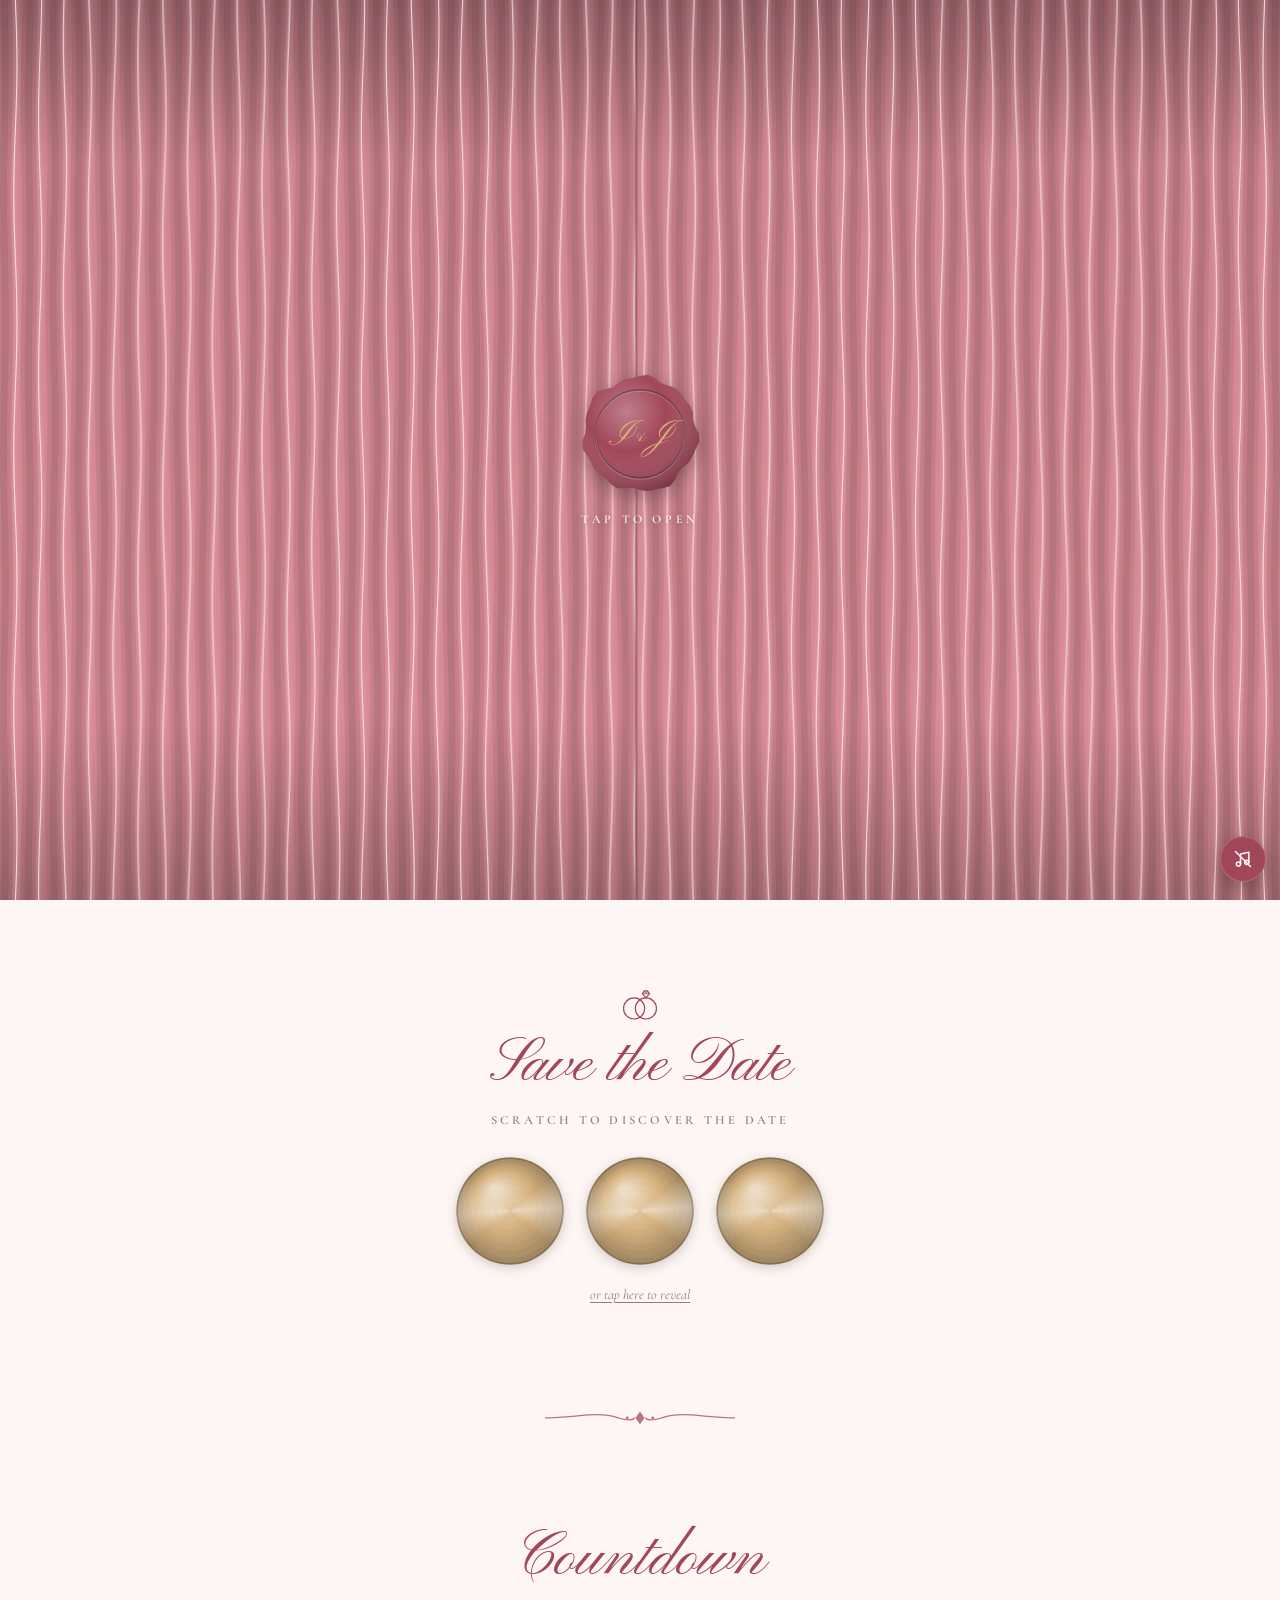
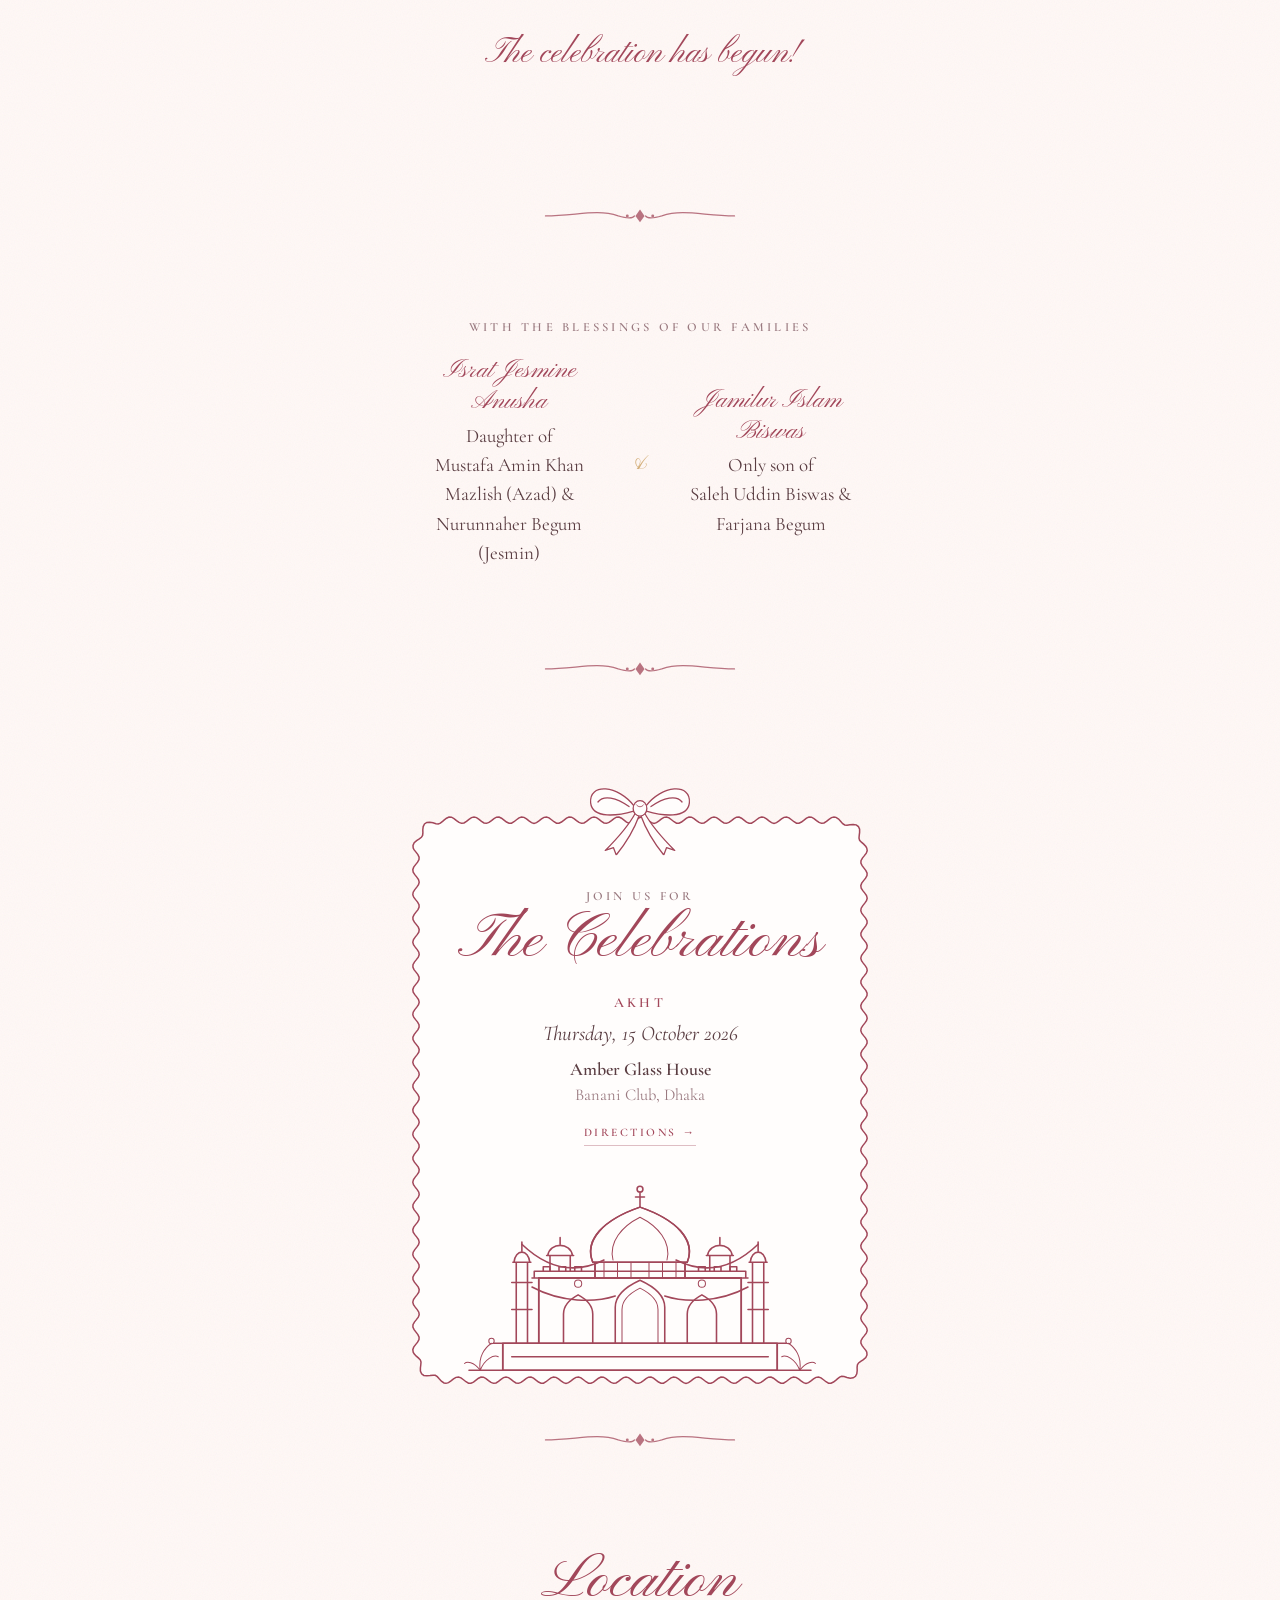
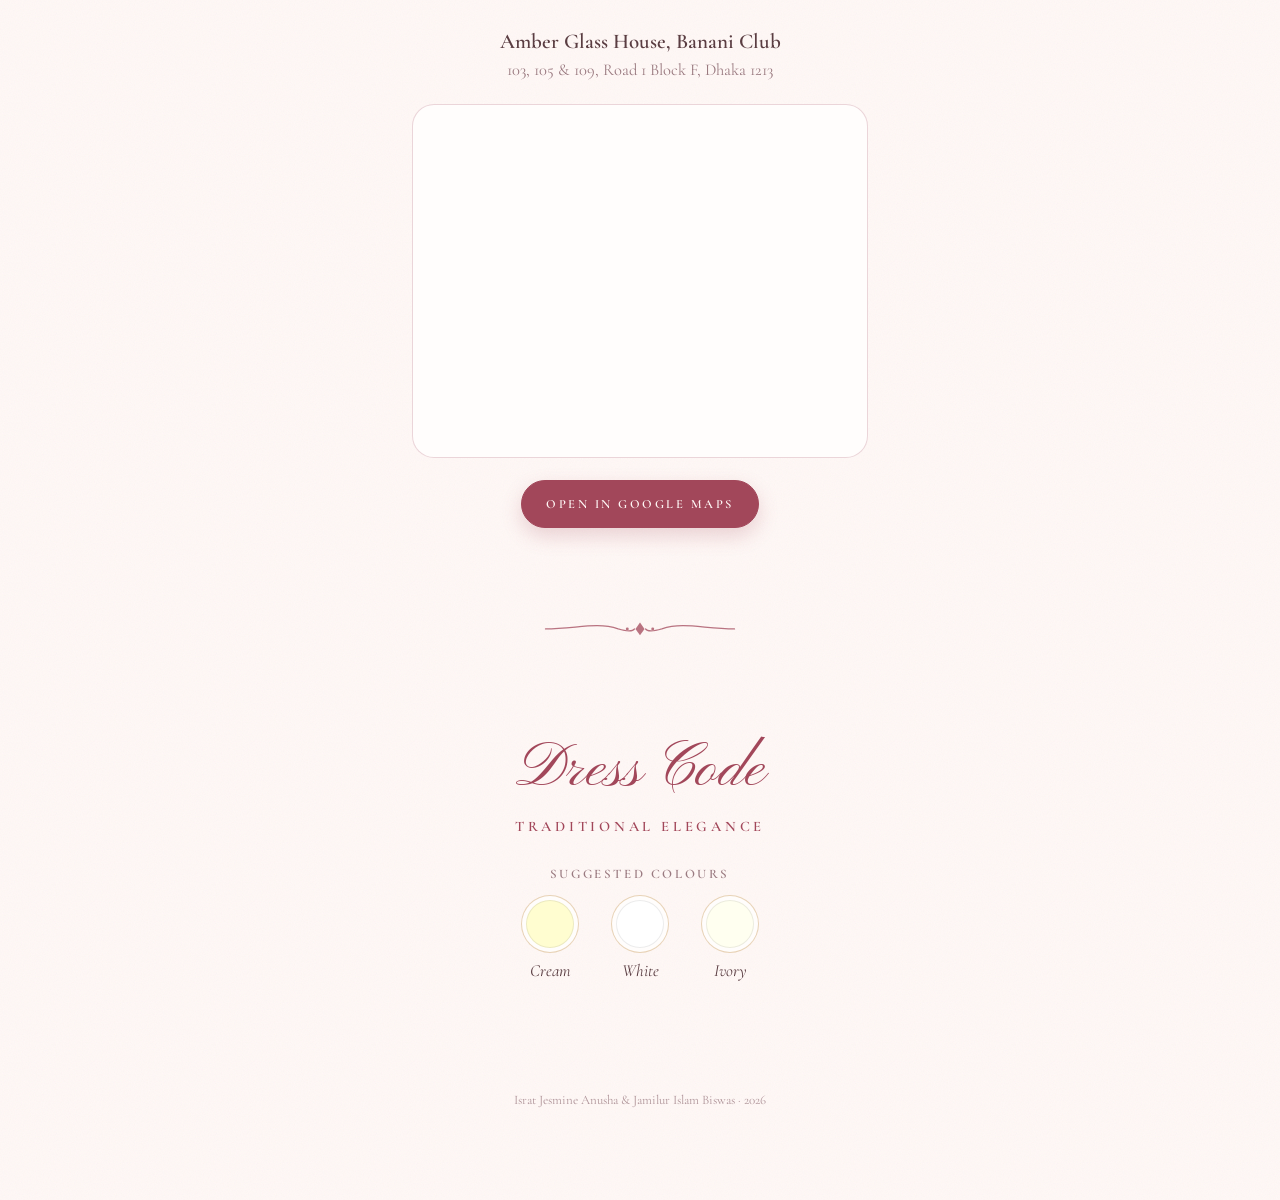
<file: index.html>
<!DOCTYPE html>
<html lang="en">
<head>
  <meta charset="utf-8">
  <meta name="viewport" content="width=device-width, initial-scale=1, viewport-fit=cover">
  <meta name="robots" content="noindex, nofollow">
  <meta name="theme-color" content="#b3141f">
  <!-- SHARE:START -->
  <title>Israt Jesmine Anusha &amp; Jamilur Islam Biswas are getting married</title>
  <meta name="description" content="You are warmly invited. Tap to open your invitation.">
  <meta property="og:type" content="website">
  <meta property="og:url" content="https://shihab-abesh.github.io/Wedding-Invitation/">
  <meta property="og:title" content="Israt Jesmine Anusha &amp; Jamilur Islam Biswas are getting married">
  <meta property="og:description" content="You are warmly invited. Tap to open your invitation.">
  <meta property="og:image" content="https://shihab-abesh.github.io/Wedding-Invitation/assets/img/og.jpg?v=mv3mzhvn">
  <meta property="og:image:width" content="1200">
  <meta property="og:image:height" content="630">
  <meta name="twitter:card" content="summary_large_image">
  <!-- SHARE:END -->
  <link rel="icon" href="assets/img/icon.svg" type="image/svg+xml">
  <link rel="preload" href="assets/fonts/pinyon-script.woff2" as="font" type="font/woff2" crossorigin>
  <link rel="preload" href="assets/fonts/cormorant-500.woff2" as="font" type="font/woff2" crossorigin>
  <link rel="stylesheet" href="assets/css/style.css">
</head>
<body class="locked">
  <!-- Opening: hero with the theatre curtains -->
  <header class="hero" id="hero">
    <div class="hero-inner" id="heroInner"></div>
    <canvas class="curtains" id="curtains" aria-hidden="true"></canvas>
    <button class="seal-wrap" id="openBtn" type="button" aria-label="Open the invitation">
      <span class="guest-note" id="guestNote"></span>
      <span class="seal" id="seal"></span>
      <span class="tap-hint" id="tapHint"></span>
    </button>
  </header>

  <main id="app" aria-live="polite"></main>

  <button class="fab fab-music" id="musicBtn" type="button" aria-label="Play or pause music" hidden></button>
  <audio id="bgm" loop preload="none"></audio>
  <canvas id="confetti" aria-hidden="true"></canvas>
  <noscript><p style="padding:2rem;text-align:center">Please turn on JavaScript to view this invitation.</p></noscript>

  <script src="assets/js/shared.js"></script>
  <script src="assets/js/app.js"></script>
</body>
</html>
</file>
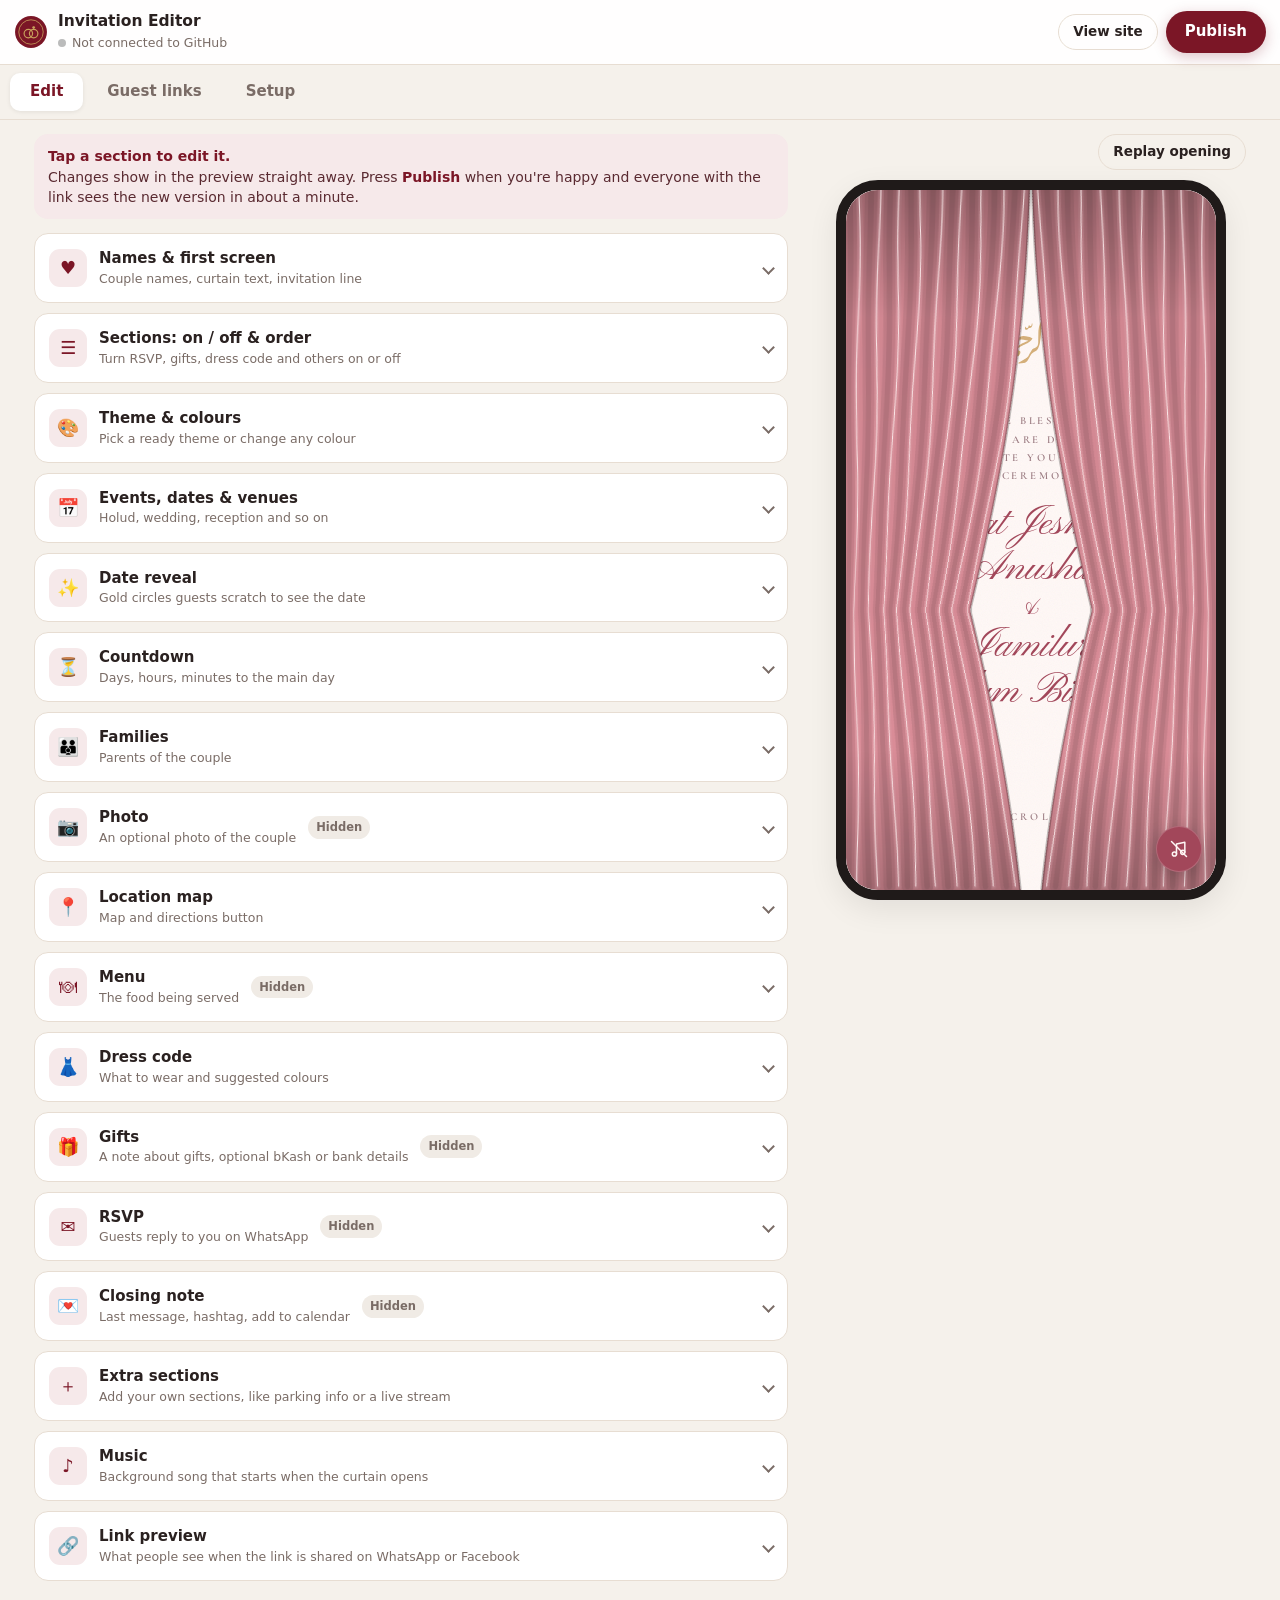
<file: admin.html>
<!DOCTYPE html>
<html lang="en">
<head>
  <meta charset="utf-8">
  <meta name="viewport" content="width=device-width, initial-scale=1, viewport-fit=cover">
  <meta name="robots" content="noindex, nofollow">
  <meta name="theme-color" content="#7b1626">
  <title>Invitation Editor</title>
  <link rel="icon" href="assets/img/icon.svg" type="image/svg+xml">
  <link rel="stylesheet" href="assets/css/admin.css">
</head>
<body>
  <header class="top">
    <div class="brand">
      <img src="assets/img/icon.svg" alt="" width="34" height="34">
      <div>
        <b>Invitation Editor</b>
        <span class="status" id="status"><i></i><span>Loading…</span></span>
      </div>
    </div>
    <div class="top-actions">
      <a class="btn ghost sm hide-xs" id="liveLink" target="_blank" rel="noopener">View site</a>
      <button class="btn primary" id="publishBtn" type="button">Publish</button>
    </div>
  </header>

  <nav class="tabs" id="tabs" role="tablist">
    <button type="button" data-tab="edit" class="on" role="tab">Edit</button>
    <button type="button" data-tab="preview" class="tab-preview" role="tab">Preview</button>
    <button type="button" data-tab="guests" role="tab">Guest links</button>
    <button type="button" data-tab="setup" role="tab">Setup</button>
  </nav>

  <div class="banner" id="banner" hidden></div>

  <main class="layout" id="layout" data-tab="edit">
    <div class="col-left">
      <section class="pane" id="pane-edit">
        <div class="intro-card">
          <b>Tap a section to edit it.</b>
          <span>Changes show in the preview straight away. Press <b>Publish</b> when you're happy and everyone with the link sees the new version in about a minute.</span>
        </div>
        <div id="form"></div>
      </section>
      <section class="pane" id="pane-guests"></section>
      <section class="pane" id="pane-setup"></section>
    </div>
    <section class="pane pane-preview" id="pane-preview">
      <div class="pv-bar">
        <button type="button" class="btn ghost sm" id="replayBtn">Replay opening</button>
      </div>
      <div class="phone-wrap" id="phoneWrap">
        <div class="phone" id="phone"><iframe id="pv" src="index.html?preview=1" title="Live preview"></iframe></div>
      </div>
    </section>
  </main>

  <div class="toast" id="toast" role="status" aria-live="polite"></div>
  <div class="modal" id="modal" hidden><div class="modal-card" id="modalCard"></div></div>

  <script src="assets/js/shared.js"></script>
  <script src="assets/js/admin.js"></script>
</body>
</html>
</file>
<file: assets/css/style.css>
/* ============ Fonts (self-hosted, SIL Open Font License) ============ */
@font-face { font-family: 'Pinyon Script'; src: url('../fonts/pinyon-script.woff2') format('woff2'); font-weight: 400; font-display: swap; }
@font-face { font-family: 'Cormorant Garamond'; src: url('../fonts/cormorant-400.woff2') format('woff2'); font-weight: 400; font-display: swap; }
@font-face { font-family: 'Cormorant Garamond'; src: url('../fonts/cormorant-400-italic.woff2') format('woff2'); font-weight: 400; font-style: italic; font-display: swap; }
@font-face { font-family: 'Cormorant Garamond'; src: url('../fonts/cormorant-500.woff2') format('woff2'); font-weight: 500; font-display: swap; }
@font-face { font-family: 'Cormorant Garamond'; src: url('../fonts/cormorant-600.woff2') format('woff2'); font-weight: 600 700; font-display: swap; }
@font-face { font-family: 'Galada'; src: url('../fonts/galada-bengali.woff2') format('woff2'); font-weight: 400; font-display: swap; unicode-range: U+0951-0952, U+0964-0965, U+0980-09FE, U+1CD0, U+1CD2, U+1CD5-1CD6, U+1CD8, U+1CE1, U+1CEA, U+1CED, U+1CF2, U+1CF5-1CF7, U+200C-200D, U+20B9, U+25CC, U+A8F1; }
@font-face { font-family: 'Noto Serif Bengali'; src: url('../fonts/noto-serif-bengali-400.woff2') format('woff2'); font-weight: 400; font-display: swap; unicode-range: U+0951-0952, U+0964-0965, U+0980-09FE, U+1CD0, U+1CD2, U+1CD5-1CD6, U+1CD8, U+1CE1, U+1CEA, U+1CED, U+1CF2, U+1CF5-1CF7, U+200C-200D, U+20B9, U+25CC, U+A8F1; }
@font-face { font-family: 'Noto Serif Bengali'; src: url('../fonts/noto-serif-bengali-600.woff2') format('woff2'); font-weight: 500 700; font-display: swap; unicode-range: U+0951-0952, U+0964-0965, U+0980-09FE, U+1CD0, U+1CD2, U+1CD5-1CD6, U+1CD8, U+1CE1, U+1CEA, U+1CED, U+1CF2, U+1CF5-1CF7, U+200C-200D, U+20B9, U+25CC, U+A8F1; }

/* ============ Theme (overwritten from content.json) ============ */
:root {
  --curtain: #b3141f;
  --curtain-lines: #fdeee8;
  --accent: #7b1626;
  --gold: #c8a25c;
  --bg: #fbf7f1;
  --card: #fffdf9;
  --text: #4f3b37;
  --muted: #8a7470;
  --btn-text: #fff8f0;
  --accent-rgb: 123, 22, 38;
  --gold-rgb: 200, 162, 92;
  --text-rgb: 79, 59, 55;
  --script: 'Pinyon Script', 'Galada', cursive;
  --serif: 'Cormorant Garamond', 'Noto Serif Bengali', Georgia, 'Times New Roman', serif;
  --col: min(520px, 100%);
  --pad: clamp(18px, 6vw, 32px);
  --safe-t: env(safe-area-inset-top, 0px);
  --safe-b: env(safe-area-inset-bottom, 0px);
}

*, *::before, *::after { box-sizing: border-box; }
html { -webkit-text-size-adjust: 100%; text-size-adjust: 100%; scroll-behavior: smooth; }
body {
  margin: 0;
  background: var(--bg);
  color: var(--text);
  font-family: var(--serif);
  font-size: 18px;
  line-height: 1.55;
  -webkit-font-smoothing: antialiased;
  overflow-x: hidden;
  overflow-wrap: break-word; /* a word too long for the screen breaks instead of being cut off */
  -webkit-tap-highlight-color: transparent;
}
body { /* soft paper grain, scrolls with the page so it costs nothing per frame */
  background-image: url("data:image/svg+xml,%3Csvg xmlns='http://www.w3.org/2000/svg' width='160' height='160'%3E%3Cfilter id='n'%3E%3CfeTurbulence type='fractalNoise' baseFrequency='.85' numOctaves='3' stitchTiles='stitch'/%3E%3C/filter%3E%3Crect width='100%25' height='100%25' filter='url(%23n)' opacity='.05'/%3E%3C/svg%3E");
}
body.locked { overflow: hidden; height: 100%; }
button { font: inherit; color: inherit; cursor: pointer; }
img { max-width: 100%; display: block; }
a { color: var(--accent); }
[hidden] { display: none !important; }

/* ============ Hero + curtains ============ */
.hero {
  position: relative;
  height: 100vh;
  height: 100svh;
  min-height: 540px;
  overflow: hidden;
  z-index: 1;
}
.curtains { position: absolute; inset: 0; width: 100%; height: 100%; z-index: 4; pointer-events: none; display: block; background: var(--curtain); transform: translateZ(0); }
body.opening .curtains, body.opened .curtains { background: transparent; }

.seal-wrap {
  position: absolute; inset: 0; z-index: 6;
  display: flex; flex-direction: column; align-items: center; justify-content: center; gap: 14px;
  background: transparent; border: 0; padding: 0 var(--pad);
  touch-action: none;
  transition: opacity .7s ease, transform .9s ease;
}
body.opening .seal-wrap, body.opened .seal-wrap { opacity: 0; transform: scale(1.12); pointer-events: none; }
.seal { width: clamp(88px, 27vw, 124px); aspect-ratio: 1; position: relative; filter: drop-shadow(0 6px 10px rgba(0,0,0,.28)); }
.seal::after {
  content: ''; position: absolute; inset: -10px; border-radius: 50%;
  border: 1.5px solid var(--curtain-lines); opacity: 0;
  animation: pulse 2.4s ease-out infinite;
}
.seal svg { width: 100%; height: 100%; display: block; overflow: visible; }
.guest-note, .tap-hint { max-width: 100%; color: var(--curtain-lines); text-shadow: 0 1px 8px rgba(0,0,0,.45); text-align: center; }
.guest-note { font-family: var(--script); font-size: clamp(26px, 8vw, 36px); line-height: 1.15; }
.guest-note small { display: block; font-family: var(--serif); font-size: 11px; letter-spacing: .26em; text-transform: uppercase; margin-top: 4px; }
.tap-hint { font-size: 12px; letter-spacing: .3em; text-transform: uppercase; font-weight: 600; animation: breathe 2.4s ease-in-out infinite; }

.hero-inner {
  position: absolute; inset: 0; z-index: 2;
  display: flex; flex-direction: column; align-items: center; justify-content: center;
  text-align: center;
  padding: calc(var(--safe-t) + 8svh) 21vw calc(var(--safe-b) + 12svh);
}
.hero-inner > * { max-width: 100%; opacity: 0; transform: translateY(14px); transition: opacity 1.2s ease, transform 1.2s ease; transition-delay: var(--d, 0s); }
body.opened .hero-inner > * { opacity: 1; transform: none; }
.hero .bismillah { width: clamp(140px, min(44vw, 23svh), 230px); margin: 0 auto clamp(12px, 2.6svh, 24px); color: var(--gold); }
.hero .bismillah svg { display: block; width: 100%; height: auto; fill: currentColor; }
.hero .greet { font-style: italic; font-size: clamp(16px, 4.6vw, 20px); color: var(--muted); margin: 0 0 6px; }
.hero .top-line, .eyebrow {
  font-size: clamp(10.5px, 2.9vw, 12.5px); font-weight: 600; letter-spacing: .26em; text-transform: uppercase;
  color: var(--muted); margin: 0; line-height: 1.7;
}
.names { margin: clamp(10px, 2.4svh, 22px) 0; font-family: var(--script); color: var(--accent); font-weight: 400; line-height: 1; }
.names .n { display: block; font-size: clamp(46px, min(16vw, 9.5svh), 92px); white-space: nowrap; }
.names .n.wrap { white-space: normal; overflow-wrap: anywhere; line-height: 1.1; }
.names .amp { display: block; font-size: clamp(28px, min(9vw, 5.5svh), 52px); margin: -.05em 0 .02em; opacity: .9; }
.hero .invite {
  font-size: clamp(10.5px, 2.9vw, 12.5px); font-weight: 600; letter-spacing: .2em; text-transform: uppercase;
  color: var(--text); max-width: 30em; margin: 0; line-height: 1.85;
}
.scroll-hint {
  position: absolute; left: 50%; bottom: calc(var(--safe-b) + 3.5svh); transform: translateX(-50%) !important;
  display: flex; flex-direction: column; align-items: center; gap: 6px;
  font-size: 10.5px; letter-spacing: .3em; text-transform: uppercase; color: var(--muted); font-weight: 600;
}
.scroll-hint::after { content: ''; width: 1px; height: 34px; background: linear-gradient(var(--muted), transparent); animation: drip 2s ease-in-out infinite; transform-origin: top; }

/* ============ Sections ============ */
main { position: relative; z-index: 1; overflow-x: hidden; overflow-x: clip; }
.block {
  width: var(--col); margin: 0 auto;
  padding: clamp(54px, 13vw, 84px) var(--pad);
  text-align: center;
}
.block + .block { padding-top: clamp(24px, 6vw, 40px); }
.script-title { font-family: var(--script); font-weight: 400; color: var(--accent); font-size: clamp(44px, 13vw, 62px); line-height: 1.12; margin: 6px 0 10px; }
.lead { font-style: italic; font-size: clamp(17px, 4.8vw, 20px); color: var(--text); margin: 8px auto 0; max-width: 26em; }
.muted { color: var(--muted); }
.orn { fill: none; stroke: var(--accent); stroke-width: 1.4; stroke-linecap: round; stroke-linejoin: round; }
.orn .thin { stroke-width: .9; }
.orn .fill { fill: var(--accent); stroke: none; }
.orn .bg { fill: var(--card); }
.orn-rings { width: 54px; margin: 0 auto 4px; display: block; }
.orn-flourish { width: min(200px, 60%); margin: 0 auto; display: block; opacity: .75; }
.divider { padding: 6px 0; position: relative; z-index: 1; }

.fade-up { opacity: 0; transform: translateY(26px); transition: opacity 1s ease, transform 1s ease; }
.fade-up.in { opacity: 1; transform: none; }

/* --- Reveal (scratch) --- */
.scratch-row { display: flex; justify-content: center; gap: clamp(10px, 4.2vw, 22px); margin: 26px 0 8px; }
.scratch {
  position: relative; width: clamp(80px, 24.5vw, 108px); aspect-ratio: 1; border-radius: 50%;
  display: grid; place-items: center;
  background: radial-gradient(circle at 50% 40%, var(--card), rgba(var(--gold-rgb), .12));
  box-shadow: inset 0 0 0 1px rgba(var(--gold-rgb), .45);
}
.scratch .val { max-width: 100%; font-size: clamp(21px, 6.4vw, 28px); font-weight: 600; color: var(--accent); line-height: 1.1; padding: 0 6px; }
.scratch canvas { position: absolute; inset: 0; width: 100%; height: 100%; border-radius: 50%; touch-action: none; cursor: grab; transition: opacity .7s ease, transform .7s ease; filter: drop-shadow(0 3px 6px rgba(0,0,0,.18)); }
.scratch.done canvas { opacity: 0; transform: scale(1.15); pointer-events: none; }
.reveal-all { background: none; border: 0; color: var(--muted); font-size: 14px; font-style: italic; text-decoration: underline; text-underline-offset: 3px; padding: 10px; min-height: 44px; }
.after-reveal { max-height: 0; opacity: 0; overflow: hidden; transition: opacity 1.2s ease, max-height 1.2s ease; }
.after-reveal.show { max-height: 260px; opacity: 1; }
.after-reveal .script-title { font-size: clamp(34px, 10vw, 46px); margin-top: 10px; }

/* --- Countdown --- */
.countdown { display: grid; grid-template-columns: repeat(4, 1fr); margin: 20px auto 0; max-width: 400px; }
.countdown div { padding: 4px 2px; position: relative; }
.countdown div + div::before { content: ''; position: absolute; left: 0; top: 18%; bottom: 18%; width: 1px; background: rgba(var(--accent-rgb), .2); }
.countdown b { display: block; font-weight: 500; font-size: clamp(30px, 9.5vw, 44px); color: var(--accent); line-height: 1.1; font-variant-numeric: lining-nums tabular-nums; }
.countdown span { display: block; font-size: clamp(9.5px, 2.6vw, 11px); letter-spacing: .22em; text-transform: uppercase; color: var(--muted); font-weight: 600; margin-top: 4px; }
.countdown-done { font-family: var(--script); font-size: 34px; color: var(--accent); }

/* --- Families --- */
.families { display: grid; grid-template-columns: 1fr; gap: 22px; margin-top: 18px; }
.families .fam-label { font-family: var(--script); color: var(--accent); font-size: 26px; line-height: 1.2; }
.families .fam-name { font-size: clamp(17px, 4.8vw, 19px); margin: 2px 0 0; }
.families .fam-amp { font-family: var(--script); color: var(--gold); font-size: 30px; line-height: 1; }
.families > div { min-width: 0; }
@media (min-width: 440px) { .families { grid-template-columns: 1fr auto 1fr; align-items: center; } }

/* --- Photo --- */
.photo-frame { margin: 22px auto 0; width: min(330px, 86%); border-radius: 999px 999px 18px 18px; overflow: hidden; padding: 8px; border: 1px solid rgba(var(--gold-rgb), .55); background: var(--card); }
.photo-frame img { width: 100%; aspect-ratio: 4 / 5; object-fit: cover; border-radius: 999px 999px 12px 12px; }
.photo-caption { font-style: italic; color: var(--muted); margin-top: 12px; }

/* --- Framed card (events, menu) --- */
.frame-card { position: relative; margin: 46px auto 0; padding: clamp(56px, 15vw, 70px) clamp(22px, 8vw, 40px) clamp(40px, 10vw, 56px); }
.frame-card.has-art { padding-bottom: 0; }
.frame-card > svg.frame { position: absolute; inset: 0; width: 100%; height: 100%; overflow: visible; z-index: 0; }
.frame-card > svg.frame path { fill: var(--card); stroke: var(--accent); stroke-width: 1.5; }
.frame-card > *:not(.frame) { position: relative; z-index: 1; }
.frame-card .orn-bow { position: absolute !important; left: 50%; top: 0; width: clamp(96px, 30vw, 128px); transform: translate(-50%, -48%); }
.frame-card .orn-pavilion { width: 96%; max-width: 360px; margin: 18px auto -12%; display: block; }
.frame-card .script-title { margin-top: 0; }

.event { padding: 6px 0; }
.event + .event { margin-top: 18px; padding-top: 22px; }
.event + .event::before { content: '◆'; position: absolute; left: 50%; transform: translate(-50%, -32px); font-size: 8px; color: var(--gold); }
.event { position: relative; }
.event-name { font-size: clamp(12.5px, 3.5vw, 14px); letter-spacing: .24em; text-transform: uppercase; font-weight: 700; color: var(--accent); margin: 0 0 4px; }
.event-date { font-style: italic; font-size: clamp(18px, 5vw, 21px); margin: 0; }
.event-time { font-size: clamp(16px, 4.5vw, 18px); margin: 0; font-weight: 500; }
.event-venue { margin: 6px 0 0; font-size: clamp(16px, 4.5vw, 18px); font-weight: 600; }
.event-address { margin: 0; color: var(--muted); font-size: clamp(15px, 4.2vw, 16.5px); line-height: 1.45; }
.event-note { margin: 6px 0 0; font-style: italic; color: var(--muted); font-size: 16px; }
.link-caps { display: inline-flex; align-items: center; gap: 6px; margin-top: 8px; font-size: 11.5px; letter-spacing: .22em; text-transform: uppercase; font-weight: 700; color: var(--accent); text-decoration: none; border-bottom: 1px solid rgba(var(--accent-rgb), .35); padding: 8px 0 3px; }

.menu-course { margin: 0; }
.menu-course + .menu-course { margin-top: 18px; }
.menu-course h4 { margin: 0; font-size: clamp(12px, 3.4vw, 13.5px); letter-spacing: .26em; text-transform: uppercase; color: var(--accent); font-weight: 700; }
.menu-course p { margin: 4px 0 0; font-style: italic; font-size: clamp(17px, 4.8vw, 19px); line-height: 1.45; }
.menu-card { padding-bottom: clamp(48px, 12vw, 60px); }

/* --- Venue --- */
.map-wrap { margin: 22px auto 0; border-radius: 22px; overflow: hidden; border: 1px solid rgba(var(--accent-rgb), .22); background: var(--card); padding: 6px; }
.map-wrap iframe { display: block; width: 100%; height: clamp(230px, 68vw, 340px); border: 0; border-radius: 17px; }
.venue-name { font-size: clamp(18px, 5vw, 21px); font-weight: 600; margin: 4px 0 0; }

/* --- Buttons --- */
.btn {
  display: inline-flex; align-items: center; justify-content: center; gap: 8px;
  min-height: 48px; max-width: 100%; padding: 12px 24px; margin-top: 22px;
  border-radius: 999px; border: 1px solid var(--accent);
  background: var(--accent); color: var(--btn-text);
  font-family: var(--serif); font-size: 12.5px; font-weight: 700; letter-spacing: .2em; text-transform: uppercase;
  text-decoration: none; box-shadow: 0 8px 20px rgba(var(--accent-rgb), .22);
  transition: transform .2s ease, box-shadow .2s ease;
}
.btn:active { transform: scale(.97); }
.btn-ghost { background: transparent; color: var(--accent); box-shadow: none; border-color: rgba(var(--accent-rgb), .45); }
.btn svg { width: 18px; height: 18px; fill: currentColor; }
.btn-row { display: flex; flex-wrap: wrap; justify-content: center; gap: 0 12px; }

/* --- Dress code --- */
.dress-heading { font-size: clamp(13px, 3.6vw, 14.5px); letter-spacing: .26em; text-transform: uppercase; color: var(--accent); font-weight: 700; margin: 4px 0 0; }
.swatches { display: flex; justify-content: center; flex-wrap: wrap; gap: 18px 8px; margin: 16px 0 6px; }
.swatch { width: clamp(64px, 19vw, 82px); display: flex; flex-direction: column; align-items: center; gap: 13px; }
.swatch i { width: clamp(38px, 11vw, 48px); aspect-ratio: 1; border-radius: 50%; box-shadow: inset 0 0 0 1px rgba(0,0,0,.08), 0 0 0 4px var(--card), 0 0 0 5px rgba(var(--gold-rgb), .5); }
.swatch span { max-width: 100%; font-style: italic; font-size: clamp(15px, 4.2vw, 17px); line-height: 1.2; color: var(--text); }
.swatch-label { font-size: 13px; letter-spacing: .2em; text-transform: uppercase; color: var(--muted); font-weight: 600; margin: 26px 0 0; }

/* --- Gifts --- */
.orn-gift { width: 94px; display: block; margin: 0 auto 2px; }
.orn-gift .leaves ellipse { fill: rgba(var(--accent-rgb), .1); stroke-width: .8; }
.gift-details { margin: 18px auto 0; padding: 16px 18px; border-radius: 16px; border: 1px dashed rgba(var(--gold-rgb), .8); background: var(--card); font-size: 17px; white-space: pre-line; max-width: 340px; user-select: all; -webkit-user-select: all; }

/* --- RSVP --- */
.rsvp-form { margin: 24px auto 0; max-width: 360px; text-align: left; display: grid; gap: 18px; }
.field label { display: block; font-size: 11.5px; letter-spacing: .22em; text-transform: uppercase; color: var(--muted); font-weight: 700; margin-bottom: 4px; }
.field input, .field select, .field textarea {
  width: 100%; font: inherit; font-size: 18px; color: var(--text);
  background: transparent; border: 0; border-bottom: 1px solid rgba(var(--accent-rgb), .3);
  padding: 8px 2px; border-radius: 0; outline: none; -webkit-appearance: none; appearance: none;
}
.field select { background-image: linear-gradient(45deg, transparent 50%, var(--muted) 50%), linear-gradient(135deg, var(--muted) 50%, transparent 50%); background-position: calc(100% - 14px) 55%, calc(100% - 9px) 55%; background-size: 5px 5px; background-repeat: no-repeat; }
.field textarea { resize: vertical; min-height: 64px; }
.field input:focus, .field select:focus, .field textarea:focus { border-bottom-color: var(--accent); }
.choice { display: grid; grid-template-columns: 1fr 1fr; gap: 10px; }
.choice label { margin: 0; position: relative; }
.field.choice input { position: absolute; left: 50%; top: 50%; width: 1px; height: 1px; padding: 0; opacity: 0; pointer-events: none; }
.choice span {
  display: flex; align-items: center; justify-content: center; text-align: center; min-height: 48px; padding: 8px 10px;
  border-radius: 14px; border: 1px solid rgba(var(--accent-rgb), .3); font-size: 15.5px; line-height: 1.25;
  letter-spacing: 0; text-transform: none; color: var(--text); font-weight: 500; cursor: pointer; transition: all .2s ease;
}
.choice input:checked + span { background: var(--accent); border-color: var(--accent); color: var(--btn-text); }
.choice input:focus-visible + span { outline: 2px solid var(--gold); outline-offset: 2px; }
.rsvp-form .btn { width: 100%; margin-top: 4px; }
.form-msg { text-align: center; color: var(--accent); font-style: italic; min-height: 1.2em; margin: -6px 0 0; font-size: 16px; }

/* --- Closing --- */
.signature { font-family: var(--script); color: var(--accent); font-size: clamp(30px, 9vw, 40px); margin: 18px 0 0; line-height: 1.25; }
.signature small { display: block; font-family: var(--serif); font-size: 15px; font-style: italic; color: var(--muted); }
.hashtag { margin-top: 10px; letter-spacing: .14em; color: var(--gold); font-weight: 700; font-size: 15px; }
.footer-note { padding: 18px 0 calc(var(--safe-b) + 90px); text-align: center; font-size: 13px; color: var(--muted); opacity: .8; }

/* ============ Floating buttons ============ */
.fab {
  position: fixed; z-index: 60; right: 14px;
  width: 46px; height: 46px; border-radius: 50%;
  background: var(--accent); color: var(--btn-text); border: 1px solid rgba(255,255,255,.18);
  display: grid; place-items: center; padding: 0;
  box-shadow: 0 6px 18px rgba(0,0,0,.22);
  font-size: 13px; font-weight: 700; letter-spacing: .04em;
  transition: transform .2s ease, opacity .3s ease;
}
.fab:active { transform: scale(.94); }
.fab-music { bottom: calc(var(--safe-b) + 18px); }
.fab-music svg { width: 20px; height: 20px; fill: none; stroke: currentColor; stroke-width: 1.8; stroke-linecap: round; stroke-linejoin: round; }
.fab-music.playing::after { content: ''; position: absolute; inset: -5px; border-radius: 50%; border: 1px solid var(--accent); opacity: .5; animation: pulse 2.2s ease-out infinite; }

#confetti { position: fixed; inset: 0; width: 100%; height: 100%; pointer-events: none; z-index: 70; }

/* ============ Motion ============ */
@keyframes pulse { 0% { transform: scale(.9); opacity: .7; } 100% { transform: scale(1.35); opacity: 0; } }
@keyframes breathe { 0%, 100% { opacity: .55; } 50% { opacity: 1; } }
@keyframes drip { 0% { transform: scaleY(0); opacity: 1; } 70% { transform: scaleY(1); opacity: 1; } 100% { transform: scaleY(1); opacity: 0; } }
@media (prefers-reduced-motion: reduce) {
  *, *::before, *::after { animation-duration: .01ms !important; animation-iteration-count: 1 !important; transition-duration: .2s !important; }
  html { scroll-behavior: auto; }
}

/* ============ Size tuning ============ */
@media (max-height: 640px) {
  .hero-inner { padding-top: calc(var(--safe-t) + 6svh); padding-bottom: calc(var(--safe-b) + 11svh); }
}
@media (max-width: 340px) {
  .hero-inner { padding-left: 19vw; padding-right: 19vw; }
  .fab { width: 42px; height: 42px; right: 10px; }
}
@media (min-width: 700px) {
  .hero-inner { padding-left: 24vw; padding-right: 24vw; }
}
@media (min-aspect-ratio: 4/3) {
  .hero-inner { padding-left: 30vw; padding-right: 30vw; }
}
</file>
<file: assets/css/admin.css>
:root {
  --a: #7b1626;
  --a-soft: #f6e9ea;
  --bg: #f5f1eb;
  --card: #ffffff;
  --line: #e7ddd2;
  --text: #2a2120;
  --muted: #7a6c66;
  --ok: #2f7d4f;
  --warn: #b7791f;
  --radius: 14px;
  --font: system-ui, -apple-system, 'Segoe UI', Roboto, 'Noto Sans Bengali', 'Hind Siliguri', sans-serif;
  --safe-b: env(safe-area-inset-bottom, 0px);
}
*, *::before, *::after { box-sizing: border-box; }
html { -webkit-text-size-adjust: 100%; }
body { margin: 0; background: var(--bg); color: var(--text); font: 15px/1.45 var(--font); -webkit-font-smoothing: antialiased; -webkit-tap-highlight-color: transparent; }
button, input, select, textarea { font: inherit; color: inherit; }
[hidden] { display: none !important; }
a { color: var(--a); }

/* ---- top bar ---- */
.top { position: sticky; top: 0; z-index: 30; display: flex; align-items: center; justify-content: space-between; gap: 10px; padding: 10px 14px; padding-top: calc(10px + env(safe-area-inset-top, 0px)); background: rgba(255,255,255,.92); backdrop-filter: saturate(1.4) blur(10px); -webkit-backdrop-filter: saturate(1.4) blur(10px); border-bottom: 1px solid var(--line); }
.brand { display: flex; align-items: center; gap: 10px; min-width: 0; }
.brand b { display: block; font-size: 15.5px; }
.status { display: inline-flex; align-items: center; gap: 6px; font-size: 12.5px; color: var(--muted); white-space: nowrap; }
.status i { width: 8px; height: 8px; border-radius: 50%; background: #bbb; flex: none; }
.status.ok i { background: var(--ok); }
.status.warn i { background: var(--warn); }
.status.busy i { background: var(--a); animation: blink 1s ease-in-out infinite; }
.top-actions { display: flex; gap: 8px; align-items: center; flex: none; }
@keyframes blink { 50% { opacity: .3; } }

.btn { display: inline-flex; align-items: center; justify-content: center; gap: 6px; min-height: 42px; padding: 9px 18px; border-radius: 999px; border: 1px solid transparent; background: #efe8e0; color: var(--text); font-weight: 600; text-decoration: none; cursor: pointer; transition: transform .15s ease, background .2s ease, opacity .2s; white-space: nowrap; }
.btn:active { transform: scale(.97); }
.btn.primary { background: var(--a); color: #fff; box-shadow: 0 4px 14px rgba(123,22,38,.25); }
.btn.ghost { background: transparent; border-color: var(--line); }
.btn.sm { min-height: 36px; padding: 6px 14px; font-size: 13.5px; }
.btn.danger { color: #a3271e; border-color: #efc9c4; background: #fff; }
.btn.block { width: 100%; }
.btn[disabled] { opacity: .5; pointer-events: none; }

/* ---- tabs ---- */
.tabs { position: sticky; top: 61px; z-index: 25; display: flex; gap: 4px; padding: 8px 10px; background: var(--bg); border-bottom: 1px solid var(--line); overflow-x: auto; scrollbar-width: none; }
.tabs::-webkit-scrollbar { display: none; }
.tabs button { flex: 1; min-height: 38px; border: 0; border-radius: 10px; background: transparent; font-weight: 600; color: var(--muted); padding: 6px 12px; white-space: nowrap; cursor: pointer; }
.tabs button.on { background: var(--card); color: var(--a); box-shadow: 0 1px 4px rgba(0,0,0,.08); }

.banner { margin: 12px 14px 0; padding: 12px 14px; border-radius: 12px; background: #fff7e6; border: 1px solid #f1d9a6; display: flex; flex-wrap: wrap; gap: 8px 12px; align-items: center; justify-content: space-between; }
.banner p { margin: 0; flex: 1 1 220px; }

/* ---- layout ---- */
.layout { padding: 14px 14px calc(30px + var(--safe-b)); max-width: 1240px; margin: 0 auto; }
.pane { display: none; }
.layout[data-tab="edit"] #pane-edit, .layout[data-tab="guests"] #pane-guests, .layout[data-tab="setup"] #pane-setup, .layout[data-tab="preview"] #pane-preview { display: block; }
.layout[data-tab="preview"] .col-left { display: none; }

@media (min-width: 980px) {
  .layout { display: grid; grid-template-columns: minmax(0, 1fr) 430px; gap: 28px; align-items: start; }
  .tabs .tab-preview { display: none; }
  .pane-preview, .layout[data-tab] .pane-preview { display: block !important; position: sticky; top: 124px; }
  .layout[data-tab="preview"] .col-left { display: block; }
  .layout[data-tab="preview"] #pane-edit { display: block; }
  .tabs { justify-content: flex-start; }
  .tabs button { flex: 0 0 auto; padding: 6px 20px; }
}

.intro-card { background: var(--a-soft); border-radius: var(--radius); padding: 12px 14px; margin-bottom: 14px; color: #5a2a31; font-size: 14px; }
.intro-card > b { display: block; color: var(--a); }
.intro-card span b { color: var(--a); }

/* ---- groups (accordion) ---- */
.grp { background: var(--card); border: 1px solid var(--line); border-radius: var(--radius); margin-bottom: 10px; overflow: hidden; }
.grp > summary { list-style: none; display: flex; align-items: center; gap: 12px; padding: 14px; cursor: pointer; user-select: none; -webkit-user-select: none; }
.grp > summary::-webkit-details-marker { display: none; }
.grp > summary::after { content: ''; width: 9px; height: 9px; border-right: 2px solid var(--muted); border-bottom: 2px solid var(--muted); transform: rotate(45deg); margin-left: auto; transition: transform .25s ease; flex: none; }
.grp[open] > summary::after { transform: rotate(-135deg); }
.grp-ic { width: 38px; height: 38px; border-radius: 11px; background: var(--a-soft); color: var(--a); display: grid; place-items: center; font-size: 18px; flex: none; }
.grp-t { min-width: 0; }
.grp-t b { display: block; }
.grp-t small { display: block; color: var(--muted); font-size: 12.5px; }
.grp-hidden { font-size: 11.5px; font-weight: 700; color: var(--muted); background: #f0ebe5; padding: 3px 8px; border-radius: 999px; flex: none; }
.grp-body { padding: 4px 14px 16px; border-top: 1px solid var(--line); animation: drop .25s ease; }
@keyframes drop { from { opacity: 0; transform: translateY(-4px); } }

/* ---- fields ---- */
.f { margin-top: 14px; }
.f-label { font-weight: 600; font-size: 14px; margin-bottom: 6px; display: block; }
.f-help { margin: 6px 0 0; color: var(--muted); font-size: 12.5px; }
.in, .f input[type="text"], .f input[type="url"], .f input[type="tel"], .f input[type="number"], .f input[type="date"], .f input[type="time"], .f input[type="password"], .f select, .f textarea, .in-area {
  width: 100%; min-height: 44px; padding: 10px 12px; border-radius: 11px; border: 1px solid var(--line); background: #fdfbf9;
  font-size: 16px; outline: none; transition: border-color .2s, box-shadow .2s; -webkit-appearance: none; appearance: none;
}
.f textarea, .in-area { resize: vertical; min-height: 76px; line-height: 1.45; }
.in:focus, .f input:focus, .f select:focus, .f textarea:focus, .in-area:focus { border-color: var(--a); box-shadow: 0 0 0 3px rgba(123,22,38,.12); background: #fff; }

.row2 { display: grid; grid-template-columns: 1fr 1fr; gap: 10px; }
.row2 .f { margin-top: 14px; }

.switch { display: flex; align-items: center; justify-content: space-between; gap: 12px; padding: 10px 0; cursor: pointer; }
.switch input { position: absolute; opacity: 0; width: 1px; height: 1px; }
.switch .knob { width: 46px; height: 28px; border-radius: 999px; background: #d8cfc6; position: relative; flex: none; transition: background .2s; }
.switch .knob::after { content: ''; position: absolute; top: 3px; left: 3px; width: 22px; height: 22px; border-radius: 50%; background: #fff; box-shadow: 0 1px 3px rgba(0,0,0,.25); transition: transform .2s ease; }
.switch input:checked + .knob { background: var(--a); }
.switch input:checked + .knob::after { transform: translateX(18px); }
.switch input:focus-visible + .knob { outline: 2px solid var(--a); outline-offset: 2px; }
.show-row { background: #faf6f1; border-radius: 11px; padding: 4px 12px; margin-top: 12px; }

.color-row { display: flex; align-items: center; gap: 10px; padding: 7px 0; border-bottom: 1px dashed #efe7de; }
.color-row:last-child { border-bottom: 0; }
.color-row .cl { flex: 1; min-width: 0; font-size: 14px; }
.color-row .cl small { display: block; color: var(--muted); font-size: 12px; }
.color-row input[type="color"] { width: 44px; height: 40px; padding: 0; border: 1px solid var(--line); border-radius: 10px; background: none; cursor: pointer; flex: none; }
.color-row input[type="color"]::-webkit-color-swatch-wrapper { padding: 3px; }
.color-row input[type="color"]::-webkit-color-swatch { border: 0; border-radius: 7px; }
.color-row .hex { width: 96px; flex: none; min-height: 40px; padding: 8px 10px; border-radius: 10px; border: 1px solid var(--line); font: 14px ui-monospace, SFMono-Regular, Menlo, monospace; text-transform: lowercase; }

.themes { display: grid; grid-template-columns: repeat(auto-fill, minmax(124px, 1fr)); gap: 10px; margin-top: 12px; }
.theme-tile { border: 2px solid var(--line); border-radius: 13px; padding: 8px; background: #fff; cursor: pointer; text-align: left; transition: border-color .2s, transform .15s; }
.theme-tile:active { transform: scale(.97); }
.theme-tile.on { border-color: var(--a); }
.theme-tile .sw { display: flex; height: 40px; border-radius: 8px; overflow: hidden; margin-bottom: 6px; }
.theme-tile .sw i { flex: 1; }
.theme-tile b { font-size: 13px; }

.media { display: flex; align-items: center; gap: 12px; flex-wrap: wrap; }
.media .thumb { width: 84px; height: 84px; border-radius: 12px; background: #f1ebe4 center/cover no-repeat; border: 1px solid var(--line); flex: none; }
.media audio { width: 100%; max-width: 360px; height: 40px; }
.file-btn { position: relative; overflow: hidden; }
.file-btn input { position: absolute; inset: 0; opacity: 0; cursor: pointer; font-size: 0; }

/* lists */
.list { display: grid; gap: 10px; margin-top: 14px; }
.item { border: 1px solid var(--line); border-radius: 12px; background: #fdfbf9; }
.item > summary { list-style: none; display: flex; align-items: center; gap: 8px; padding: 10px 10px 10px 14px; cursor: pointer; }
.item > summary::-webkit-details-marker { display: none; }
.item-t { flex: 1; min-width: 0; font-weight: 600; overflow-wrap: anywhere; }
.item-t small { font-weight: 500; color: var(--muted); margin-left: 6px; }
.item-body { padding: 0 14px 14px; border-top: 1px solid var(--line); }
.icon-btn { width: 36px; height: 36px; border-radius: 10px; border: 1px solid var(--line); background: #fff; display: grid; place-items: center; cursor: pointer; flex: none; font-size: 15px; color: var(--muted); }
.icon-btn:active { transform: scale(.94); }
.icon-btn.del { color: #a3271e; }
.add-btn { margin-top: 12px; }
.badge { display: inline-block; font-size: 11px; font-weight: 700; background: var(--a); color: #fff; border-radius: 999px; padding: 2px 8px; margin-left: 6px; vertical-align: 1px; }

.order-row { display: flex; align-items: center; gap: 8px; padding: 8px 0; border-bottom: 1px dashed #efe7de; }
.order-row:last-child { border-bottom: 0; }
.order-row .on-off { margin-left: auto; }
.order-row b { flex: 1; min-width: 0; font-weight: 600; overflow-wrap: anywhere; }
.order-row.off b { color: var(--muted); text-decoration: line-through; }

.swatch-list { display: grid; gap: 10px; margin-top: 8px; }
.swatch-item { display: flex; align-items: center; gap: 10px; padding-bottom: 10px; border-bottom: 1px dashed #efe7de; }
.swatch-item .in { flex: 1; min-width: 0; }
.swatch-item input[type="color"] { width: 48px; height: 48px; flex: none; border-radius: 50%; border: 1px solid var(--line); padding: 0; background: none; cursor: pointer; }
.swatch-item input[type="color"]::-webkit-color-swatch-wrapper { padding: 3px; }
.swatch-item input[type="color"]::-webkit-color-swatch { border: 0; border-radius: 50%; }
.swatch-item input[type="color"]::-moz-color-swatch { border: 0; border-radius: 50%; }
.swatch-list > .btn { justify-self: start; }

/* share preview */
.share-prev { margin-top: 12px; border-radius: 12px; overflow: hidden; border: 1px solid var(--line); background: #fff; max-width: 420px; }
.share-prev canvas, .share-prev img { display: block; width: 100%; height: auto; }
.share-prev .meta { padding: 10px 12px; background: #f3f6f4; font-size: 13px; }
.share-prev .meta b { display: block; font-size: 14px; }
.share-prev .meta span { color: var(--muted); }

/* cards for guests + setup */
.card { background: var(--card); border: 1px solid var(--line); border-radius: var(--radius); padding: 16px; margin-bottom: 12px; }
.card h3 { margin: 0 0 4px; font-size: 16.5px; }
.card > p { margin: 0 0 6px; color: var(--muted); font-size: 14px; }
.steps { margin: 10px 0 0; padding-left: 20px; }
.steps li { margin: 6px 0; }
.code { font: 13px ui-monospace, SFMono-Regular, Menlo, monospace; background: #f4efe9; padding: 2px 6px; border-radius: 6px; }
.btns { display: flex; flex-wrap: wrap; gap: 8px; margin-top: 14px; }
.ok-text { color: var(--ok); font-weight: 600; }
.err-text { color: #a3271e; font-weight: 600; }
.problem { margin-top: 10px; padding: 12px 14px; border-radius: 12px; background: #fff6f4; border: 1px solid #efc9c4; color: var(--text); font-size: 14px; }
.problem > b { display: block; color: #a3271e; }
.problem p { margin: 6px 0 0; }
.problem .steps li { margin: 4px 0; }

.guest-row { display: flex; align-items: center; gap: 8px; padding: 10px 0; border-bottom: 1px dashed #efe7de; }
.guest-row:last-child { border-bottom: 0; }
.guest-row .gn { flex: 1; min-width: 0; }
.guest-row .gn b { display: block; overflow-wrap: anywhere; }
.guest-row .gn small { display: block; color: var(--muted); font-size: 12px; overflow: hidden; text-overflow: ellipsis; white-space: nowrap; }
.wa { background: #1f9d55 !important; color: #fff !important; border-color: #1f9d55 !important; }

/* ---- preview ---- */
.pv-bar { display: flex; align-items: center; justify-content: flex-end; gap: 8px; margin-bottom: 10px; }
.phone-wrap { display: flex; justify-content: center; }
.phone { width: 100%; height: calc(100svh - 190px); min-height: 480px; border-radius: 18px; overflow: hidden; border: 1px solid var(--line); background: #fff; box-shadow: 0 10px 30px rgba(0,0,0,.08); }
.phone iframe { width: 100%; height: 100%; border: 0; display: block; }
@media (min-width: 980px) {
  .phone { width: 390px; height: min(800px, calc(100vh - 180px)); border: 10px solid #1f1a19; border-radius: 42px; }
}

/* ---- toast + modal ---- */
.toast { position: fixed; left: 50%; bottom: calc(22px + var(--safe-b)); transform: translate(-50%, 30px); opacity: 0; pointer-events: none; z-index: 80; max-width: min(92vw, 460px); background: #2a2120; color: #fff; padding: 12px 18px; border-radius: 14px; box-shadow: 0 10px 30px rgba(0,0,0,.25); transition: transform .3s ease, opacity .3s ease; font-size: 14.5px; }
.toast.show { opacity: 1; transform: translate(-50%, 0); }
.toast.err { background: #8f1d16; }
.modal { position: fixed; inset: 0; z-index: 90; background: rgba(30,20,18,.45); display: grid; place-items: center; padding: 16px; animation: fade .2s ease; }
.modal-card { background: #fff; border-radius: 18px; padding: 20px; width: min(440px, 100%); max-height: 90vh; overflow: auto; box-shadow: 0 20px 60px rgba(0,0,0,.3); animation: pop .25s ease; }
.modal-card h3 { margin: 0 0 8px; }
.prog { list-style: none; padding: 0; margin: 12px 0 0; }
.prog li { display: flex; align-items: center; gap: 10px; padding: 7px 0; color: var(--muted); }
.prog li::before { content: ''; width: 18px; height: 18px; border-radius: 50%; border: 2px solid #d9cfc5; flex: none; }
.prog li.doing { color: var(--text); font-weight: 600; }
.prog li.doing::before { border-color: var(--a); border-right-color: transparent; animation: spin .8s linear infinite; }
.prog li.done { color: var(--text); }
.prog li.done::before { background: var(--ok); border-color: var(--ok); box-shadow: inset 0 0 0 3px #fff; }
@keyframes spin { to { transform: rotate(360deg); } }
@keyframes fade { from { opacity: 0; } }
@keyframes pop { from { opacity: 0; transform: translateY(10px) scale(.98); } }

@media (max-width: 420px) {
  .hide-xs { display: none; }
  .brand b { font-size: 14.5px; }
  .row2 { grid-template-columns: 1fr; gap: 0; }
}
@media (prefers-reduced-motion: reduce) { * { animation: none !important; transition: none !important; } }
</file>
